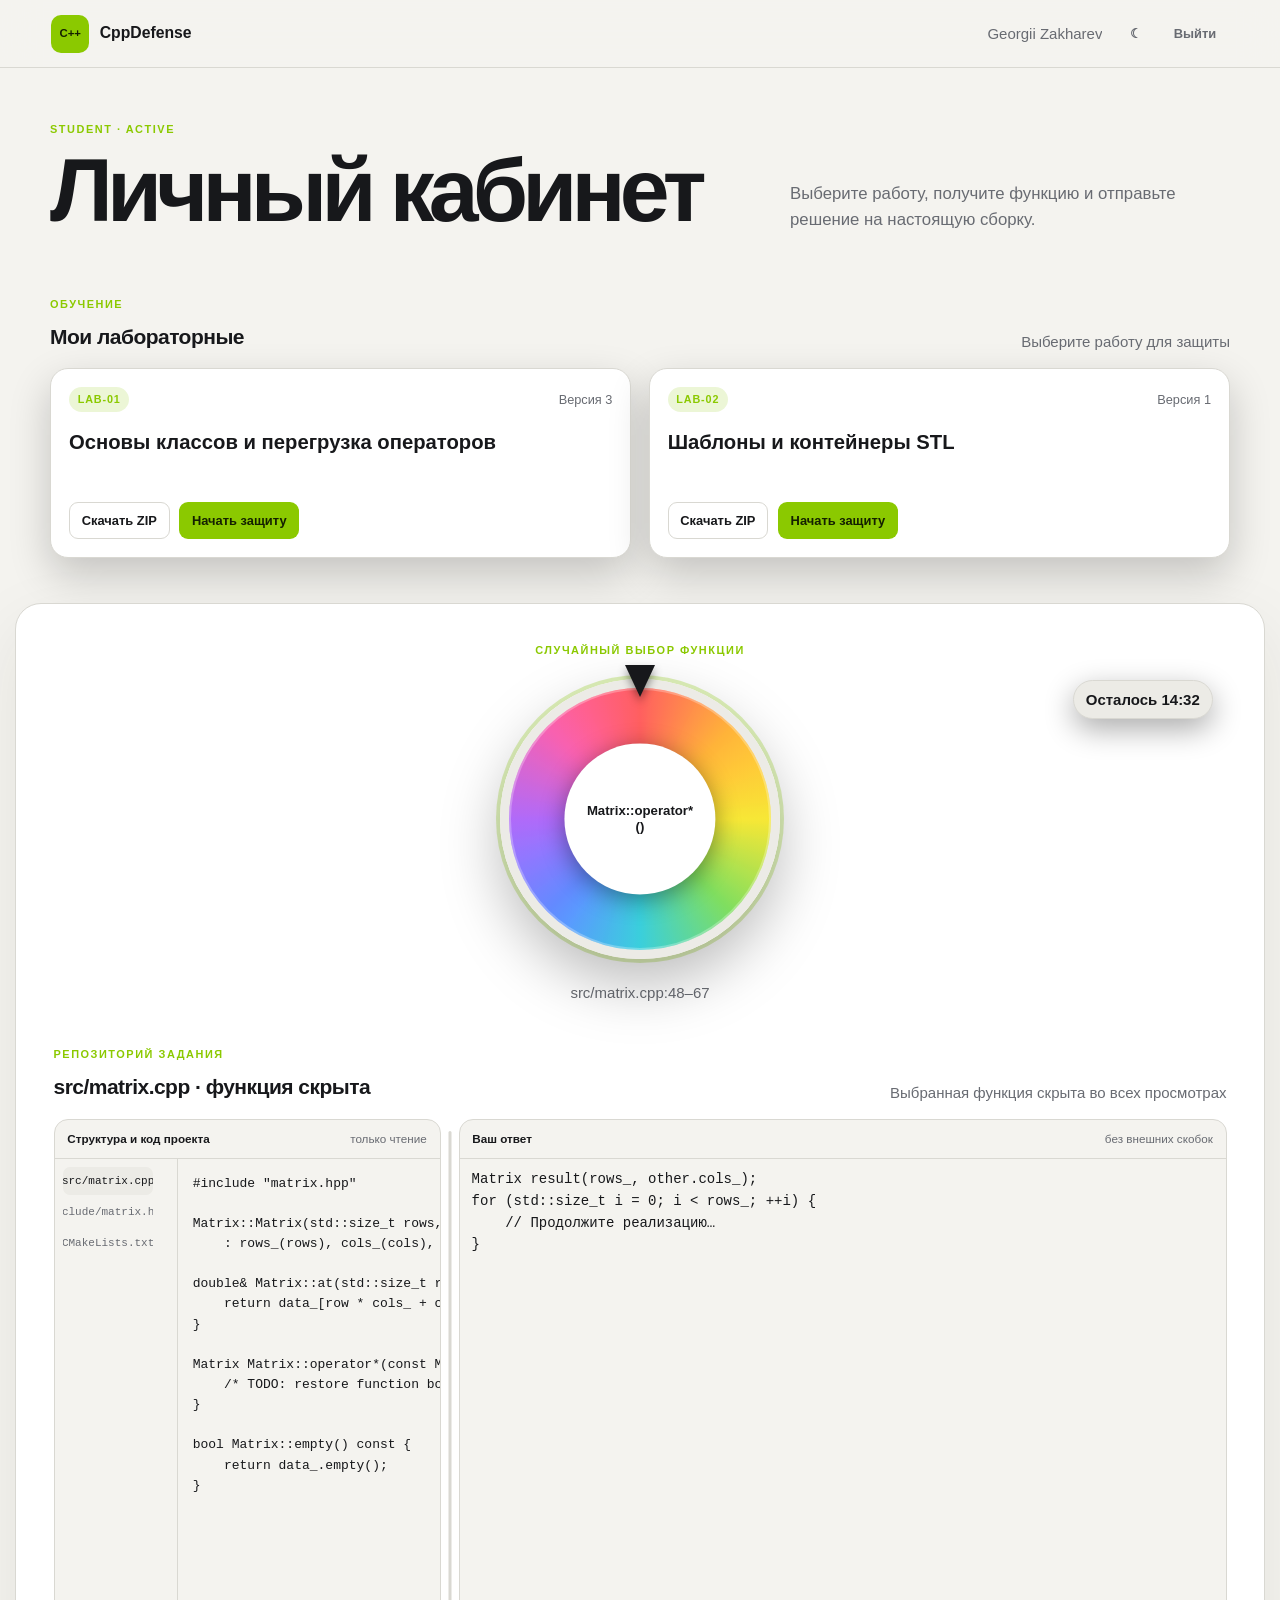
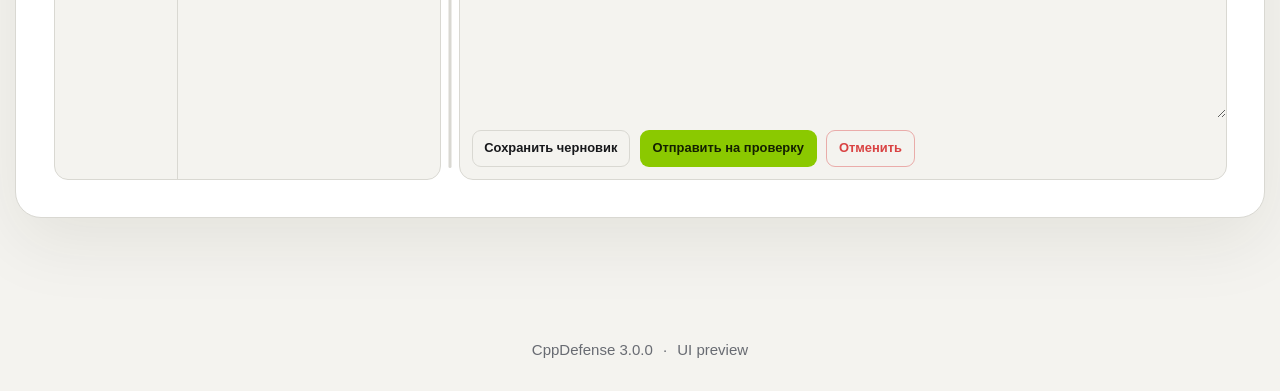
<file: docs/UI_PREVIEW.html>
<!doctype html>
<html lang="ru" data-theme="dark">
<head>
  <meta charset="utf-8">
  <meta name="viewport" content="width=device-width,initial-scale=1">
  <meta name="color-scheme" content="dark light">
  <title>CppDefense — preview интерфейса</title>
  <link rel="stylesheet" href="../backend/webassets/static/app.css">
  <script src="../backend/webassets/static/app.js" defer></script>
</head>
<body>
  <header class="topbar">
    <a href="#" class="brand"><span class="brand__mark">C++</span><span>CppDefense</span></a>
    <div class="topbar__actions"><span class="user-name">Georgii Zakharev</span><button id="theme-toggle" class="icon-button" type="button" aria-label="Переключить тему">☀</button><button class="quiet-button" type="button">Выйти</button></div>
  </header>
  <main data-role="student">
    <section class="welcome"><div><p class="eyebrow">student · active</p><h1>Личный кабинет</h1></div><p class="welcome__copy">Выберите работу, получите функцию и отправьте решение на настоящую сборку.</p></section>
    <section class="section-block">
      <div class="section-heading"><div><p class="eyebrow">Обучение</p><h2>Мои лабораторные</h2></div><span class="section-hint">Выберите работу для защиты</span></div>
      <div class="grid lab-grid">
        <article class="card lab-card"><div class="lab-card__meta"><span class="badge">LAB-01</span><span>Версия 3</span></div><h3>Основы классов и перегрузка операторов</h3><div class="card-actions"><a class="secondary-button" href="#">Скачать ZIP</a><button type="button">Начать защиту</button></div></article>
        <article class="card lab-card"><div class="lab-card__meta"><span class="badge">LAB-02</span><span>Версия 1</span></div><h3>Шаблоны и контейнеры STL</h3><div class="card-actions"><a class="secondary-button" href="#">Скачать ZIP</a><button type="button">Начать защиту</button></div></article>
      </div>
    </section>
    <section class="defense-panel">
      <div class="wheel-column"><p class="eyebrow">Случайный выбор функции</p><div class="wheel-stage" aria-label="Колесо выбора функции"><div id="function-wheel" class="function-wheel is-selected"></div><div class="function-wheel__face"><span id="wheel-label">Matrix::operator*()</span></div></div><div class="wheel-meta"><p id="defense-status" class="wheel-status">src/matrix.cpp:48–67</p><p id="timer" class="timer">Осталось 14:32</p></div></div>
      <div class="workspace-column"><div class="section-heading"><div><p class="eyebrow">Репозиторий задания</p><h2 id="source-title">src/matrix.cpp · функция скрыта</h2></div><span>Выбранная функция скрыта во всех просмотрах</span></div><div class="code-workspace"><section class="source-pane"><div class="pane-title"><span>Структура и код проекта</span><span>только чтение</span></div><div class="repository-browser"><nav id="repository-files" class="repository-files"><button class="repository-file is-active" type="button">src/matrix.cpp</button><button class="repository-file" type="button">include/matrix.hpp</button><button class="repository-file" type="button">CMakeLists.txt</button></nav><pre id="source-code" class="source-code"><code>#include "matrix.hpp"

Matrix::Matrix(std::size_t rows, std::size_t cols)
    : rows_(rows), cols_(cols), data_(rows * cols) {}

double&amp; Matrix::at(std::size_t row, std::size_t col) {
    return data_[row * cols_ + col];
}

Matrix Matrix::operator*(const Matrix&amp; other) const {
    /* TODO: restore function body */
}

bool Matrix::empty() const {
    return data_.empty();
}</code></pre></div></section><div id="workspace-resizer" class="workspace-resizer" role="separator" aria-label="Изменить ширину панелей" aria-orientation="vertical" aria-valuemin="22" aria-valuemax="70" aria-valuenow="33" tabindex="0" title="Перетащите, чтобы изменить ширину. Двойной щелчок возвращает 33/67."></div><section class="editor-column"><div class="pane-title"><span>Ваш ответ</span><span>без внешних скобок</span></div><textarea id="answer" rows="20" spellcheck="false" placeholder="Введите реализацию функции…">Matrix result(rows_, other.cols_);
for (std::size_t i = 0; i &lt; rows_; ++i) {
    // Продолжите реализацию…
}</textarea><div class="actions"><button id="save-draft" class="secondary-button">Сохранить черновик</button><button id="submit-attempt">Отправить на проверку</button><button id="cancel-defense" class="danger-button">Отменить</button></div><div id="result" class="attempt-result hidden"></div></section></div></div>
    </section>
  </main>
  <footer>CppDefense 3.0.0 <span>·</span> UI preview</footer>
</body>
</html>
</file>
<file: backend/webassets/static/app.css>
:root{color-scheme:dark;--bg:#0d0f13;--surface:#15181e;--surface-2:#1b1f27;--text:#f5f6f8;--muted:#999faa;--line:#292e38;--accent:#b9f227;--accent-ink:#111704;--danger:#ff6969;--shadow:0 24px 70px #0005;--radius:18px;font:15px/1.55 Inter,ui-sans-serif,-apple-system,BlinkMacSystemFont,"Segoe UI",sans-serif}
:root[data-theme="light"]{color-scheme:light;--bg:#f4f3ef;--surface:#fff;--surface-2:#ecebe6;--text:#17181b;--muted:#686b72;--line:#d9d8d2;--accent:#8bc900;--accent-ink:#142000;--danger:#d94242;--shadow:0 24px 70px #20230d14}
*{box-sizing:border-box}html{scroll-behavior:smooth}body{margin:0;min-height:100vh;background:var(--bg);color:var(--text);transition:background .2s,color .2s}button,input,select,textarea{font:inherit}button,.button,.secondary-button{display:inline-flex;align-items:center;justify-content:center;gap:.5rem;border:1px solid transparent;border-radius:11px;padding:.72rem 1rem;background:var(--accent);color:var(--accent-ink);font-weight:760;text-decoration:none;cursor:pointer;transition:transform .15s,filter .15s,border-color .15s}button:hover,.button:hover,.secondary-button:hover{transform:translateY(-1px);filter:brightness(1.04)}button:disabled{cursor:not-allowed;opacity:.5;transform:none}.secondary-button{background:transparent;color:var(--text);border-color:var(--line)}.quiet-button,.icon-button{background:transparent;color:var(--muted);border-color:transparent}.danger-button{background:transparent;color:var(--danger);border-color:color-mix(in srgb,var(--danger),transparent 60%)}
.topbar{position:sticky;z-index:20;top:0;display:flex;align-items:center;justify-content:space-between;min-height:68px;padding:.7rem max(4vw,1rem);background:color-mix(in srgb,var(--bg),transparent 12%);border-bottom:1px solid var(--line);backdrop-filter:blur(18px)}.topbar--landing{position:absolute;width:100%;background:transparent;border:0}.brand{display:flex;align-items:center;gap:.7rem;color:var(--text);font-size:1.05rem;font-weight:850;text-decoration:none}.brand__mark{display:grid;place-items:center;width:38px;height:38px;border-radius:10px;background:var(--accent);color:var(--accent-ink);font-size:.76rem;font-weight:900}.topbar__actions{display:flex;align-items:center;gap:.45rem}.user-name{max-width:220px;margin-right:.6rem;overflow:hidden;color:var(--muted);text-overflow:ellipsis;white-space:nowrap}.icon-button{width:42px;padding:.65rem;font-size:1.05rem}
main{width:min(1180px,calc(100% - 2rem));margin:auto;padding:3.5rem 0 6rem}.welcome{display:grid;grid-template-columns:1fr minmax(260px,440px);align-items:end;gap:2rem;margin-bottom:3.5rem}.welcome h1,.hero h1{margin:.12em 0;font-size:clamp(2.8rem,7vw,6.5rem);font-weight:850;line-height:.94;letter-spacing:-.065em}.welcome__copy{margin:0 0 .7rem;color:var(--muted);font-size:1.12rem}.eyebrow{margin:0 0 .55rem;color:var(--accent);font-size:.73rem;font-weight:850;letter-spacing:.14em;text-transform:uppercase}.notice,.status-message{display:flex;gap:.7rem;align-items:center;margin:0 0 1.5rem;padding:.9rem 1rem;border:1px solid var(--line);border-radius:12px;background:var(--surface)}.notice span,.status-message{color:var(--muted)}.status-message--danger{border-color:color-mix(in srgb,var(--danger),transparent 55%)}
.section-block{margin:0 0 3rem}.section-heading{display:flex;align-items:end;justify-content:space-between;gap:1rem;margin-bottom:1rem}.section-heading h2,.card h2{margin:0;font-size:1.4rem;letter-spacing:-.025em}.section-heading>span,.section-hint{color:var(--muted)}.grid{display:grid;grid-template-columns:repeat(auto-fit,minmax(245px,1fr));gap:1rem}.dashboard-grid{display:grid;grid-template-columns:repeat(2,minmax(0,1fr));gap:1rem}.card{min-width:0;margin:0;padding:1.35rem;border:1px solid var(--line);border-radius:var(--radius);background:var(--surface);box-shadow:var(--shadow)}.card--wide{grid-column:1/-1}.card h3{margin:1rem 0 1.5rem;font-size:1.35rem}.lab-card,.group-card{display:flex;flex-direction:column;min-height:190px}.lab-card h3,.group-card h3{flex:1}.lab-card__meta{display:flex;align-items:center;justify-content:space-between;color:var(--muted);font-size:.85rem}.badge{display:inline-flex;width:max-content;padding:.25rem .58rem;border-radius:100px;background:color-mix(in srgb,var(--accent),transparent 84%);color:var(--accent);font-size:.72rem;font-weight:850;letter-spacing:.08em;text-transform:uppercase}.card-actions,.actions{display:flex;flex-wrap:wrap;gap:.65rem}.empty-state{display:flex;min-height:150px;flex-direction:column;align-items:center;justify-content:center;gap:.3rem;padding:2rem;border:1px dashed var(--line);border-radius:var(--radius);color:var(--muted);text-align:center}.empty-state strong{color:var(--text)}
.defense-panel{display:grid;grid-template-columns:minmax(280px,.8fr) minmax(0,1.4fr);gap:2rem;margin-top:2rem;padding:clamp(1.2rem,4vw,3rem);border:1px solid var(--line);border-radius:26px;background:var(--surface);box-shadow:var(--shadow)}.wheel-column{display:flex;flex-direction:column;align-items:center;text-align:center}.function-wheel{position:relative;display:grid;place-items:center;width:min(310px,75vw);aspect-ratio:1;margin:1rem auto 1.5rem;border:10px solid var(--surface-2);border-radius:50%;background:conic-gradient(#ff6262,#ffb443,#f5e642,#85dc66,#43cdd9,#668aff,#ad6cf0,#f064ad,#ff6262);box-shadow:0 25px 60px #0004,inset 0 0 0 2px #fff4}.function-wheel::before{position:absolute;z-index:2;top:-22px;width:0;height:0;border-right:13px solid transparent;border-left:13px solid transparent;border-top:28px solid var(--text);content:"";filter:drop-shadow(0 4px 3px #0004)}.function-wheel__face{display:grid;place-items:center;width:56%;aspect-ratio:1;padding:1rem;border:7px solid color-mix(in srgb,var(--surface),transparent 12%);border-radius:50%;background:var(--surface);box-shadow:0 5px 25px #0006}.function-wheel__face span{max-width:100%;overflow:hidden;font-size:clamp(.72rem,2vw,1rem);font-weight:850;line-height:1.25;text-overflow:ellipsis}.function-wheel.is-spinning{animation:spin-wheel .85s linear infinite}.function-wheel.is-selected{filter:saturate(.9)}@keyframes spin-wheel{to{transform:rotate(360deg)}}.wheel-status{max-width:360px;color:var(--muted);overflow-wrap:anywhere}.timer{margin:.3rem 0;padding:.45rem .8rem;border-radius:100px;background:var(--surface-2);font-variant-numeric:tabular-nums;font-weight:800}.editor-column textarea{min-height:330px}.result-box:empty{display:none}
.stack-form{display:flex;flex-direction:column;gap:.75rem;margin-top:1rem}.form-row,.split{display:grid;grid-template-columns:repeat(2,minmax(0,1fr));gap:.75rem}.split{grid-template-columns:repeat(auto-fit,minmax(260px,1fr))}.stack-form label:not(.check){display:flex;flex-direction:column;gap:.35rem;color:var(--muted);font-size:.8rem}input,select,textarea{width:100%;border:1px solid var(--line);border-radius:10px;outline:none;background:var(--bg);color:var(--text);padding:.72rem .8rem;transition:border-color .15s,box-shadow .15s}input:focus,select:focus,textarea:focus{border-color:var(--accent);box-shadow:0 0 0 3px color-mix(in srgb,var(--accent),transparent 83%)}textarea{resize:vertical;font:14px/1.55 "SFMono-Regular",Consolas,monospace;tab-size:4}.check{display:flex;align-items:center;gap:.6rem;color:var(--muted)}.check input{width:auto}.list-result a{display:block;margin-top:.65rem;padding:.7rem;border:1px solid var(--line);border-radius:10px;color:var(--text);text-decoration:none}.result-box{max-height:28rem;margin-top:1rem;padding:1rem;overflow:auto;border-radius:10px;background:var(--bg);color:var(--muted);white-space:pre-wrap;font:12px/1.55 "SFMono-Regular",Consolas,monospace}.hidden{display:none!important}
.landing{width:min(1240px,calc(100% - 2rem));padding-top:0}.hero{display:grid;grid-template-columns:minmax(0,1.25fr) minmax(320px,.75fr);align-items:center;gap:4rem;min-height:85vh;padding-top:5rem}.hero h1 span{color:var(--muted)}.hero__copy>p:not(.eyebrow,.hero__note){max-width:650px;color:var(--muted);font-size:1.2rem}.hero__button{margin-top:1.4rem;padding:.9rem 1.15rem}.hero__note{color:var(--muted);font-size:.78rem}.hero-wheel{display:grid;place-items:center}.function-wheel--hero{width:min(390px,38vw);animation:hero-drift 16s linear infinite}.function-wheel--hero .function-wheel__face span{font-size:1.4rem}.function-wheel--hero::before{display:none}@keyframes hero-drift{to{transform:rotate(360deg)}}.feature-strip{display:grid;grid-template-columns:repeat(3,1fr);border-top:1px solid var(--line);border-bottom:1px solid var(--line)}.feature-strip article{padding:2rem;border-right:1px solid var(--line)}.feature-strip article:last-child{border:0}.feature-strip article>span{color:var(--accent);font:700 .75rem monospace}.feature-strip strong{display:block;margin:.65rem 0;font-size:1.05rem}.feature-strip p{margin:0;color:var(--muted)}footer{padding:2rem;color:var(--muted);text-align:center}footer span{padding:0 .4rem}
@media(max-width:800px){.user-name{display:none}.welcome,.hero,.defense-panel{grid-template-columns:1fr}.hero{gap:0;padding-top:7rem}.hero-wheel{order:-1}.function-wheel--hero{width:min(270px,70vw)}.feature-strip{grid-template-columns:1fr}.feature-strip article{border-right:0;border-bottom:1px solid var(--line)}.dashboard-grid{grid-template-columns:1fr}.card--wide{grid-column:auto}.section-heading{align-items:flex-start;flex-direction:column}.form-row{grid-template-columns:1fr}.welcome{margin-bottom:2rem}.welcome h1{font-size:2.8rem}}@media(prefers-reduced-motion:reduce){*{scroll-behavior:auto!important}.function-wheel,.function-wheel--hero{animation-duration:3s!important}button,.button{transition:none}}

/* Defense workspace: read-only masked source beside the student's answer. */
.repository-browser{display:grid;min-height:0;grid-template-columns:minmax(150px,210px) minmax(0,1fr);height:520px;overflow:hidden}.repository-files{display:flex;min-width:0;min-height:0;max-height:100%;flex-direction:column;gap:.2rem;padding:.55rem;overflow-x:hidden;overflow-y:auto;overscroll-behavior:contain;scrollbar-gutter:stable;border-right:1px solid var(--line)}.repository-files>span{padding:.6rem;color:var(--muted);font-size:.75rem}.repository-file{display:block;flex:0 0 auto;width:100%;overflow:hidden;padding:.45rem .55rem;border:0;border-radius:7px;background:transparent;color:var(--muted);font:11px/1.35 "SFMono-Regular",Consolas,monospace;text-align:left;text-overflow:ellipsis;white-space:nowrap}.repository-file:hover,.repository-file.is-active{transform:none;background:var(--surface-2);color:var(--text);filter:none}.repository-browser .source-code{min-height:0;height:100%}
.function-wheel__face{position:relative;z-index:3}.wheel-option{position:absolute;z-index:1;top:50%;left:50%;width:72px;overflow:hidden;color:#101216;font-size:10px;font-weight:900;line-height:1.05;text-align:center;text-overflow:ellipsis;text-shadow:0 1px 1px #fff8;white-space:nowrap;pointer-events:none}.candidate-list{display:flex;flex-direction:column;gap:.5rem}.candidate-list button{justify-content:flex-start;text-align:left}.pending-defense h3{overflow-wrap:anywhere;font-size:.95rem}
.defense-panel{grid-template-columns:minmax(250px,.55fr) minmax(0,1.8fr);padding:clamp(1.2rem,3vw,2.4rem)}.workspace-column{min-width:0}.code-workspace{display:grid;grid-template-columns:minmax(0,1.15fr) minmax(320px,.85fr);gap:1rem}.source-pane,.editor-column{min-width:0;overflow:hidden;border:1px solid var(--line);border-radius:14px;background:var(--bg)}.pane-title{display:flex;align-items:center;justify-content:space-between;gap:1rem;padding:.65rem .85rem;border-bottom:1px solid var(--line);color:var(--text);font-size:.78rem;font-weight:750}.pane-title span:last-child{color:var(--muted);font-weight:500}.source-code{height:520px;margin:0;padding:1rem;overflow:auto;color:var(--text);white-space:pre;tab-size:4;font:13px/1.55 "SFMono-Regular",Consolas,monospace}.source-code code{font:inherit}.editor-column textarea{min-height:430px;border:0;border-radius:0;background:transparent}.editor-column textarea:focus{box-shadow:inset 0 0 0 2px var(--accent)}.editor-column .actions,.editor-column .result-box{margin:.75rem}@media(max-width:1000px){.code-workspace{grid-template-columns:1fr}.source-code{height:380px}}

/* Active defense: fixed pointer above a centered wheel and a full-width IDE. */
:root{--success:#78df8b;--success-bg:#173622;--warning:#f2c14e}
:root[data-theme="light"]{--success:#157a32;--success-bg:#e8f7ec;--warning:#9a6500}
.defense-panel{display:block;width:min(1600px,calc(100vw - 2rem));margin:2rem 0 0 50%;padding:clamp(1.2rem,3vw,2.5rem);transform:translateX(-50%)}
.wheel-column{margin-bottom:2.4rem}.wheel-stage{position:relative;width:min(280px,72vw);aspect-ratio:1;margin:.8rem auto 1.1rem}.wheel-stage::before{position:absolute;z-index:8;top:-14px;left:50%;width:0;height:0;border-right:15px solid transparent;border-left:15px solid transparent;border-top:32px solid var(--text);content:"";filter:drop-shadow(0 5px 4px #0006);transform:translateX(-50%)}
.wheel-stage .function-wheel{width:100%;height:100%;margin:0;border-width:9px}.wheel-stage .function-wheel::before{display:none}.wheel-stage>.function-wheel__face{position:absolute;z-index:6;top:50%;left:50%;width:54%;margin:0;transform:translate(-50%,-50%);pointer-events:none}.wheel-stage>.function-wheel__face span{display:-webkit-box;max-width:100%;overflow:hidden;-webkit-box-orient:vertical;-webkit-line-clamp:3;font-size:.88rem;line-height:1.2;text-overflow:ellipsis}
.wheel-meta{display:flex;min-height:2.3rem;align-items:center;justify-content:center;gap:.75rem}.wheel-status{max-width:760px;margin:0}.timer{margin:0}.function-wheel.is-selected{filter:saturate(1.08);box-shadow:0 25px 60px #0004,0 0 0 4px color-mix(in srgb,var(--accent),transparent 72%),inset 0 0 0 2px #fff4}
.workspace-column{width:100%;min-width:0}.code-workspace{--source-pane-width:33%;display:grid;grid-template-columns:minmax(260px,var(--source-pane-width)) 18px minmax(360px,1fr);gap:0}.workspace-resizer{position:relative;min-width:18px;cursor:col-resize;touch-action:none}.workspace-resizer::before{position:absolute;top:12px;bottom:12px;left:50%;width:3px;border-radius:3px;background:var(--line);content:"";transform:translateX(-50%);transition:background .15s,width .15s}.workspace-resizer:hover::before,.workspace-resizer:focus-visible::before,.code-workspace.is-resizing .workspace-resizer::before{width:5px;background:var(--accent)}.workspace-resizer:focus-visible{border-radius:8px;outline:2px solid color-mix(in srgb,var(--accent),transparent 35%);outline-offset:-3px}.code-workspace.is-resizing{cursor:col-resize;user-select:none}.repository-browser{grid-template-columns:minmax(120px,32%) minmax(0,1fr);height:620px}.source-code{height:620px}.editor-column{display:flex;min-height:620px;flex-direction:column}.editor-column textarea{min-height:470px;flex:1;border:0;border-radius:0;background:transparent}.editor-column .actions{margin:.8rem}.editor-column .attempt-result{margin:0 .8rem .8rem}
.wheel-option{width:78px;font-size:10px}

/* Human-readable compilation and test results. */
.attempt-result:empty,.compilation-history:empty{display:none}.attempt-report{padding:1rem;border:1px solid var(--line);border-radius:14px;background:var(--surface);box-shadow:0 12px 32px #0002}.attempt-report--success{border-color:color-mix(in srgb,var(--success),transparent 55%)}.attempt-report--danger{border-color:color-mix(in srgb,var(--danger),transparent 55%)}.attempt-report__header{display:flex;align-items:flex-start;justify-content:space-between;gap:1rem}.attempt-report__header h3{margin:.45rem 0 .1rem;font-size:1.15rem}.attempt-report__meta{margin:0;color:var(--muted);font-size:.78rem}.attempt-report__id{max-width:270px;overflow:hidden;color:var(--muted);font-size:.7rem;text-overflow:ellipsis;white-space:nowrap}.attempt-badge{display:inline-flex;padding:.2rem .55rem;border-radius:100px;font-size:.68rem;font-weight:850;letter-spacing:.06em;text-transform:uppercase}.attempt-badge--success{background:color-mix(in srgb,var(--success),transparent 82%);color:var(--success)}.attempt-badge--danger{background:color-mix(in srgb,var(--danger),transparent 82%);color:var(--danger)}.attempt-badge--pending{background:color-mix(in srgb,var(--warning),transparent 82%);color:var(--warning)}
.attempt-stages{display:grid;grid-template-columns:repeat(3,minmax(0,1fr));gap:.55rem;margin-top:1rem}.attempt-stage{display:flex;align-items:center;gap:.6rem;padding:.7rem;border:1px solid var(--line);border-radius:10px;background:var(--bg)}.attempt-stage__mark{display:grid;flex:0 0 27px;height:27px;place-items:center;border-radius:50%;font-weight:900}.attempt-stage>div{display:flex;min-width:0;flex-direction:column}.attempt-stage strong{font-size:.78rem}.attempt-stage>div span{color:var(--muted);font-size:.72rem}.attempt-stage--success .attempt-stage__mark{background:color-mix(in srgb,var(--success),transparent 80%);color:var(--success)}.attempt-stage--danger .attempt-stage__mark{background:color-mix(in srgb,var(--danger),transparent 80%);color:var(--danger)}.attempt-stage--waiting .attempt-stage__mark{background:var(--surface-2);color:var(--muted)}
.attempt-terminal{margin-top:.8rem;border:1px solid var(--line);border-radius:10px;background:#090b0e}.attempt-terminal summary{padding:.65rem .8rem;color:#c8ced8;font-size:.78rem;font-weight:750;cursor:pointer}.attempt-terminal__log{max-height:360px;margin:0;padding:.9rem;overflow:auto;border-top:1px solid #252a33;color:#d9dee7;white-space:pre-wrap;font:12px/1.55 "SFMono-Regular",Consolas,monospace}.attempt-verdict{margin:.8rem 0 0;padding:.7rem .8rem;border-radius:9px;font-size:.82rem;font-weight:700}.attempt-verdict--success{background:color-mix(in srgb,var(--success),transparent 86%);color:var(--success)}.attempt-verdict--danger{background:color-mix(in srgb,var(--danger),transparent 87%);color:var(--danger)}.attempt-verdict--pending{background:var(--surface-2);color:var(--muted)}
.compilation-history{display:grid;gap:1rem;margin-top:1rem}.attempt-report--compact{background:var(--bg)}

@media(max-width:1050px){.code-workspace{grid-template-columns:1fr;gap:1rem}.workspace-resizer{display:none}.repository-browser,.source-code{height:440px}.editor-column{min-height:520px}.editor-column textarea{min-height:360px}}
@media(max-width:700px){.defense-panel{width:calc(100vw - 1rem);padding:1rem}.wheel-meta{flex-direction:column}.repository-browser{grid-template-columns:1fr;height:auto}.repository-files{max-height:180px;border-right:0;border-bottom:1px solid var(--line)}.source-code{height:360px}.attempt-stages{grid-template-columns:1fr}.attempt-report__header{flex-direction:column}.editor-column .actions{flex-direction:column}.editor-column .actions button{width:100%}}

/* Teacher configuration and readable administration views. */
.form-note{margin:.2rem 0;color:var(--muted);font-size:.82rem}.configuration-summary{display:flex;align-items:center;justify-content:space-between;gap:1rem;padding:.8rem 0;border-bottom:1px solid var(--line)}.configuration-summary span{color:var(--muted)}.teacher-workspace{display:grid;grid-template-columns:minmax(0,1.15fr) minmax(300px,.85fr);min-height:560px;overflow:hidden;border:1px solid var(--line);border-radius:14px;background:var(--bg)}.teacher-repository{display:grid;grid-template-columns:minmax(145px,210px) minmax(0,1fr);min-width:0;border-right:1px solid var(--line)}.teacher-repository .source-code{height:560px}.teacher-entity-list{display:flex;max-height:510px;flex-direction:column;gap:.65rem;padding:.75rem;overflow:auto}.teacher-entity-option{display:block;width:100%;padding:.75rem;border:2px solid var(--line);border-radius:11px;background:var(--surface);color:var(--text);text-align:left;transform:none}.teacher-entity-option:hover{border-color:var(--accent);filter:none;transform:none}.teacher-entity-option.is-selected{border-color:var(--accent);box-shadow:0 0 0 3px color-mix(in srgb,var(--accent),transparent 78%)}.teacher-entity-option__title,.teacher-entity-option__meta{display:block}.teacher-entity-option__title{font-weight:800}.teacher-entity-option__meta{margin:.2rem 0 .55rem;color:var(--muted);font-size:.72rem}.teacher-entity-option__code{max-height:210px;margin:0;padding:.65rem;overflow:auto;border-radius:8px;background:#090b0e;color:#d9dee7;white-space:pre;font:11px/1.45 "SFMono-Regular",Consolas,monospace}.selected-candidate{padding:.8rem;border:1px solid var(--line);border-radius:10px;background:var(--surface-2);overflow-wrap:anywhere}.inline-error{padding:.75rem;border:1px solid color-mix(in srgb,var(--danger),transparent 45%);border-radius:10px;background:color-mix(in srgb,var(--danger),transparent 90%);color:var(--danger)}.pending-defense__student{color:var(--muted)}
.operation-result{margin-top:1rem}.operation-card{padding:1rem;border:1px solid var(--line);border-radius:12px;background:var(--bg)}.operation-card--success{border-color:color-mix(in srgb,var(--success),transparent 55%)}.operation-card--error{border-color:color-mix(in srgb,var(--danger),transparent 45%)}.operation-card p{margin:.35rem 0;color:var(--muted)}.operation-card code{display:block;overflow:auto;font-size:.75rem}.operation-details{display:grid;grid-template-columns:max-content 1fr;gap:.25rem .75rem;margin:.7rem 0 0}.operation-details dt{color:var(--muted)}.operation-details dd{margin:0;overflow-wrap:anywhere;font-family:monospace}
.management-list{display:grid;gap:.7rem;margin-top:1rem}.management-item{display:grid;grid-template-columns:minmax(0,1fr) auto;align-items:center;gap:.25rem 1rem;padding:.85rem;border:1px solid var(--line);border-radius:11px;background:var(--bg)}.management-item>span,.technical-details{grid-column:1;color:var(--muted);font-size:.82rem}.management-item>button{grid-column:2;grid-row:1/4}.technical-details code{display:block;padding:.55rem;white-space:pre-wrap}.technical-details summary{cursor:pointer}.management-item--user{grid-template-columns:minmax(0,1fr) auto}
@media(max-width:1000px){.teacher-workspace{grid-template-columns:1fr}.teacher-repository{border-right:0;border-bottom:1px solid var(--line)}}@media(max-width:700px){.teacher-repository{grid-template-columns:1fr}.teacher-repository .repository-files{max-height:160px}.configuration-summary,.management-item{align-items:flex-start;grid-template-columns:1fr}.management-item>button{grid-column:1;grid-row:auto}.teacher-repository .source-code{height:380px}}

/* Lightweight C++ highlighting layered behind the native answer textarea. */
.answer-editor{position:relative;min-height:470px;flex:1;overflow:hidden}.answer-highlight,.answer-editor textarea{position:absolute;inset:0;width:100%;height:100%;margin:0;padding:.72rem .8rem;border:0;border-radius:0;white-space:pre-wrap;overflow-wrap:normal;tab-size:4;font:14px/1.55 "SFMono-Regular",Consolas,monospace}.answer-highlight{z-index:1;overflow:hidden;background:transparent;color:var(--text);pointer-events:none}.answer-highlight code{font:inherit}.answer-editor textarea{z-index:2;min-height:0!important;resize:none;background:transparent!important;color:transparent;caret-color:var(--text);-webkit-text-fill-color:transparent}.answer-editor textarea::placeholder{color:var(--muted);-webkit-text-fill-color:var(--muted)}.answer-editor textarea::selection{background:color-mix(in srgb,var(--accent),transparent 68%)}.syntax-keyword{color:#82aaff}.syntax-comment{color:#7f8c75}.syntax-string{color:#e6b566}.syntax-number{color:#c792ea}.syntax-preprocessor{color:#f78c6c}:root[data-theme="light"] .syntax-keyword{color:#2456a6}:root[data-theme="light"] .syntax-comment{color:#59704e}:root[data-theme="light"] .syntax-string{color:#9a5b00}:root[data-theme="light"] .syntax-number{color:#7a3ea1}:root[data-theme="light"] .syntax-preprocessor{color:#b23b2b}
@media(max-width:1050px){.answer-editor{min-height:360px}}

/* Cosmetic refresh: landing artwork, compact controls and readable lab tables. */
.entry-splash{position:fixed;z-index:1000;inset:0;display:grid;place-items:center;background:#000;animation:entry-splash-dismiss 1.8s cubic-bezier(.22,.68,.26,1) forwards;pointer-events:none}.entry-splash img{display:block;width:min(735px,82vw);max-height:82vh;object-fit:contain;animation:entry-splash-image 1.8s cubic-bezier(.22,.68,.26,1) forwards}@keyframes entry-splash-dismiss{0%,52%{opacity:1;visibility:visible}100%{opacity:0;visibility:hidden}}@keyframes entry-splash-image{0%{opacity:0;transform:scale(.975)}18%,60%{opacity:1;transform:scale(1)}100%{opacity:0;transform:scale(1.015)}}
.hero-illustration{display:grid;min-width:0;place-items:center;margin:0}.hero-illustration img{display:block;width:min(440px,38vw);max-height:68vh;object-fit:contain;filter:drop-shadow(0 28px 50px #0006);animation:hero-float 5s ease-in-out infinite}@keyframes hero-float{0%,100%{transform:translateY(0) rotate(-1deg)}50%{transform:translateY(-10px) rotate(1deg)}}
button:not(.repository-file):not(.teacher-entity-option),.button,.secondary-button{min-height:36px;padding:.5rem .78rem;border-radius:9px;font-size:.86rem}.icon-button{min-height:36px;width:36px;padding:.45rem}.card{padding:1.2rem;box-shadow:0 16px 42px #0003}.dashboard-grid,.grid{gap:1.15rem}.stack-form{gap:.85rem}
.timer:not(:empty){position:fixed;z-index:19;top:76px;right:max(1rem,4vw);margin:0;border:1px solid var(--line);box-shadow:0 10px 30px #0005;backdrop-filter:blur(14px)}
.lab-table-wrap{width:100%;overflow-x:auto;border:1px solid var(--line);border-radius:14px;background:var(--surface)}.lab-table{width:100%;border-collapse:collapse;min-width:650px}.lab-table th,.lab-table td{padding:.9rem 1rem;border-bottom:1px solid var(--line);text-align:left;vertical-align:middle}.lab-table th{color:var(--muted);font-size:.72rem;font-weight:800;letter-spacing:.09em;text-transform:uppercase}.lab-table tbody tr:last-child td{border-bottom:0}.lab-table td:first-child{min-width:250px}.lab-table td:nth-child(2){width:180px}.lab-table td:last-child{width:270px}.lab-title-cell{display:flex;align-items:center;gap:.75rem}.lab-table__meta{display:block;color:var(--muted);font-size:.76rem}.lab-version-select{min-width:135px;padding:.5rem .65rem}.lab-row-actions{display:flex;align-items:center;justify-content:flex-end;gap:.55rem;white-space:nowrap}.list-result>.lab-table-wrap{margin-top:1rem}.list-result>.lab-table-wrap a{display:inline-flex;margin:0;padding:.5rem .78rem}
.syntax-match{border-radius:3px;background:color-mix(in srgb,var(--accent),transparent 62%);color:inherit}.answer-highlight mark{font:inherit}
@media(max-width:800px){.hero{gap:1.5rem;padding-top:6.5rem}.hero-illustration{order:-1}.hero-illustration img{width:min(300px,68vw);max-height:42vh}.entry-splash img{width:min(735px,92vw);max-height:78vh}.lab-table th,.lab-table td{padding:.75rem}.timer:not(:empty){top:72px;right:.75rem}.lab-row-actions{justify-content:flex-start}}
@media(prefers-reduced-motion:reduce){.entry-splash,.entry-splash img{animation-duration:.01ms}.hero-illustration img{animation:none}}

/* Final defense/import usability pass. */
.hide-seek-workspace{grid-template-columns:minmax(0,1fr)!important}.hide-seek-workspace .teacher-repository{width:100%;grid-template-columns:minmax(140px,.3fr) minmax(0,1fr)}#hide-source{width:100%;min-width:0;height:100%;resize:none;white-space:pre;overflow:auto;font:13px/1.55 "SFMono-Regular",Consolas,monospace;border:0;border-radius:0;background:var(--bg);color:var(--text)}#hide-composer label{display:block;margin:.5rem 0}#hide-composer textarea{width:100%;font-family:monospace}.hide-mutation,.hide-report{min-width:0;margin:.65rem 0;padding:.65rem;border:1px solid var(--line);border-radius:8px}.hide-mutation pre,.hide-report pre{max-height:280px;max-width:100%;overflow:auto;white-space:pre-wrap;overflow-wrap:anywhere;font:12px/1.5 monospace}.hide-report summary{cursor:pointer;margin-bottom:.5rem}.hide-report strong{display:block;margin-top:.5rem}
.answer-boundary{margin:0;padding:.65rem .85rem;overflow:auto;white-space:pre-wrap;background:var(--surface-2);color:var(--text);font:13px/1.5 "SFMono-Regular",Consolas,monospace;border:1px solid var(--line);user-select:text}.source-line{display:block;min-height:1.5em}.source-line--restore{background:color-mix(in srgb,var(--success),transparent 85%);border-left:3px solid var(--success);padding-left:.5rem}.repository-file--restore{outline:1px solid var(--success);color:var(--success)!important}.clone-command{padding:.8rem;overflow:auto;white-space:pre-wrap;overflow-wrap:anywhere;background:var(--bg);border:1px solid var(--line);border-radius:8px}
.defense-timer-bar{position:sticky;z-index:18;top:68px;display:flex;align-items:center;justify-content:center;gap:.65rem;width:max-content;max-width:100%;margin:-.7rem auto 1.25rem;padding:.48rem .8rem;border:1px solid color-mix(in srgb,var(--success),transparent 52%);border-radius:100px;background:color-mix(in srgb,var(--surface),transparent 8%);box-shadow:0 10px 28px #0005;backdrop-filter:blur(16px);color:var(--success);font-size:.78rem}.defense-timer-bar strong{font-size:1rem;font-variant-numeric:tabular-nums}.defense-timer-bar--warning{border-color:color-mix(in srgb,var(--warning),transparent 40%);color:var(--warning)}.defense-timer-bar--danger{border-color:color-mix(in srgb,var(--danger),transparent 35%);color:var(--danger);animation:timer-pulse 1s ease-in-out infinite alternate}@keyframes timer-pulse{to{box-shadow:0 8px 30px color-mix(in srgb,var(--danger),transparent 60%)}}
.repository-directory{min-width:0}.repository-directory>summary{display:flex;min-width:0;align-items:center;gap:.3rem;padding:.38rem .42rem;border-radius:7px;color:var(--muted);font:11px/1.35 "SFMono-Regular",Consolas,monospace;cursor:pointer;list-style-position:inside}.repository-directory>summary:hover{background:var(--surface-2);color:var(--text)}.repository-directory>.repository-directory,.repository-directory>.repository-file{padding-left:.8rem}.repository-path-label{display:block;min-width:0;overflow:hidden;text-overflow:ellipsis;white-space:nowrap}.repository-file{display:flex;align-items:center}.teacher-workspace{height:min(680px,calc(100vh - 110px));min-height:430px}.teacher-repository,.teacher-workspace>div{min-height:0;overflow:hidden}.teacher-repository .repository-files{height:100%;max-height:none;overflow-y:auto}.teacher-repository .source-code{height:100%;max-height:none}.teacher-entity-list{height:calc(100% - 42px);max-height:none}.group-picker{display:flex;min-width:min(360px,100%);align-items:center;gap:.7rem;color:var(--muted);font-size:.8rem}.group-picker select{min-width:240px}.group-workspace{min-height:300px}.lab-table--teacher{min-width:980px}.lab-table--teacher td:first-child{min-width:150px}.lab-table--teacher td:nth-child(2){min-width:220px}.lab-table--teacher td:nth-child(3){width:auto;min-width:330px}.lab-table--teacher td:nth-child(4){width:150px}.submission-status{display:inline-flex;padding:.25rem .5rem;border-radius:100px;background:var(--surface-2);color:var(--muted);font-size:.72rem;font-weight:750}.student-upload-card{display:grid;grid-template-columns:minmax(260px,1fr) minmax(300px,1fr);align-items:center;gap:1.2rem;margin-bottom:2rem}.student-upload-card h2{margin:.15rem 0}.student-upload-form{display:flex;align-items:center;gap:.7rem}.student-upload-form input{min-width:0}.student-upload-card .operation-result{grid-column:1/-1;margin:0}.roster-preview-list{display:grid;gap:.45rem;margin-top:.75rem}.roster-preview-list details{padding:.55rem .7rem;border:1px solid var(--line);border-radius:9px}.roster-preview-list summary{cursor:pointer;font-weight:750}.roster-preview-list ul{margin:.55rem 0 0;padding-left:1.3rem;color:var(--muted)}.pending-import .lab-row-actions{grid-column:2;grid-row:1/3}.pending-import>span{max-width:100%;overflow:hidden;text-overflow:ellipsis;white-space:nowrap}
.github-token-row{display:grid;grid-template-columns:minmax(260px,1fr) auto auto;align-items:end;gap:.7rem}.github-token-row label{display:flex;min-width:0;flex-direction:column;gap:.35rem;color:var(--muted);font-size:.8rem}.github-repository-preview{display:flex;min-width:0;align-items:center;gap:.75rem;padding:.75rem .85rem;border:1px solid var(--line);border-radius:10px;background:var(--bg)}.github-repository-preview span{flex:0 0 auto;color:var(--muted);font-size:.78rem}.github-repository-preview code{min-width:0;overflow:hidden;color:var(--text);text-overflow:ellipsis;white-space:nowrap}.github-import-actions{justify-content:flex-start}.github-import-card.is-busy{opacity:.78}.github-import-card.is-busy button{pointer-events:none}
@media(max-width:800px){.defense-timer-bar{top:64px;width:100%;justify-content:space-between;border-radius:10px}.defense-timer-bar span{overflow:hidden;text-overflow:ellipsis;white-space:nowrap}.teacher-workspace{height:auto;max-height:none}.teacher-repository{height:min(520px,calc(100vh - 120px))}.group-picker{width:100%;align-items:flex-start;flex-direction:column}.group-picker select{width:100%;min-width:0}.student-upload-card{grid-template-columns:1fr}.student-upload-form{align-items:stretch;flex-direction:column}.pending-import .lab-row-actions{grid-column:1;grid-row:auto}}
@media(max-width:800px){.github-token-row{grid-template-columns:1fr}.github-token-row button{width:100%}.github-repository-preview{align-items:flex-start;flex-direction:column}.github-import-actions{align-items:stretch;flex-direction:column}.github-import-actions button{width:100%}}
@media(prefers-reduced-motion:reduce){.defense-timer-bar--danger{animation:none}}
.timing-list{display:grid;grid-template-columns:minmax(0,1fr) auto;gap:.3rem 1rem;font-size:.8rem}.timing-list dt,.timing-list dd{margin:0}.timing-list dd{font-variant-numeric:tabular-nums;text-align:right}.attempt-timings{margin:.8rem 0}.attempt-timings summary{cursor:pointer}
</file>
